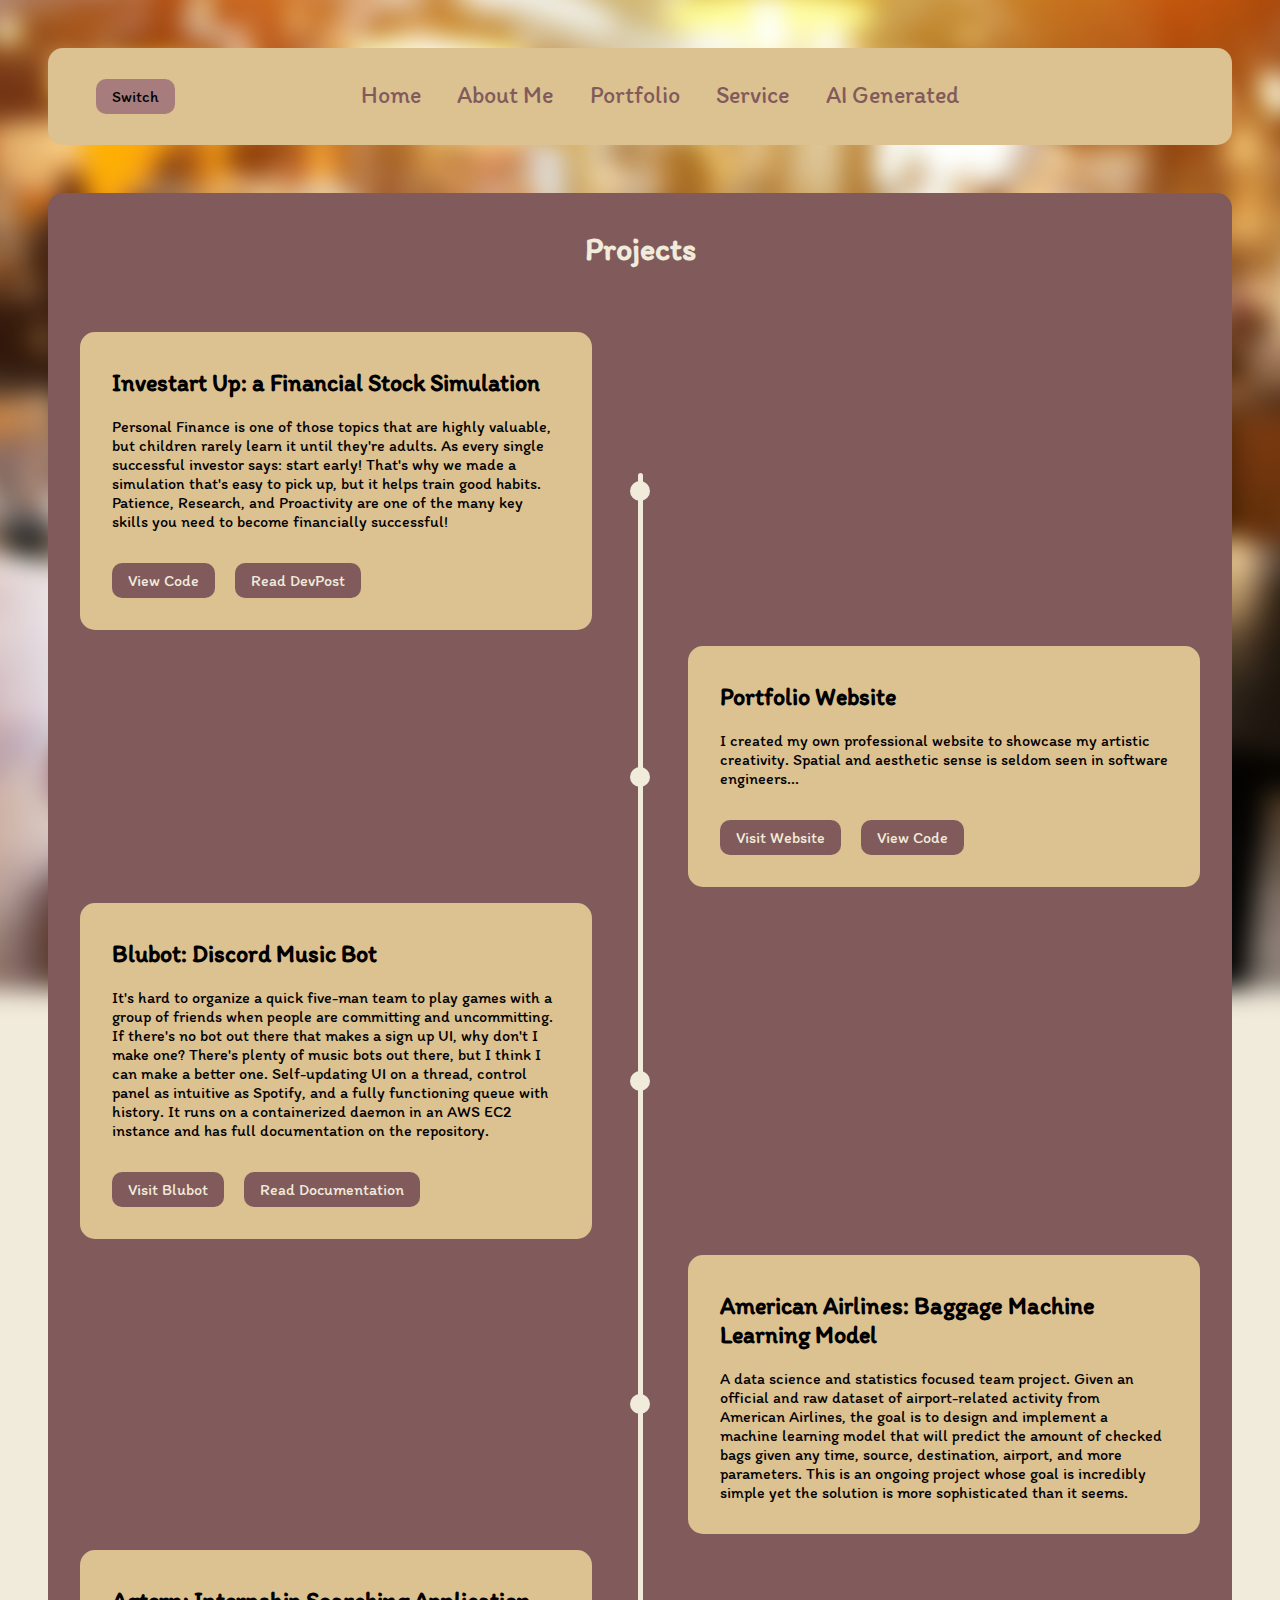
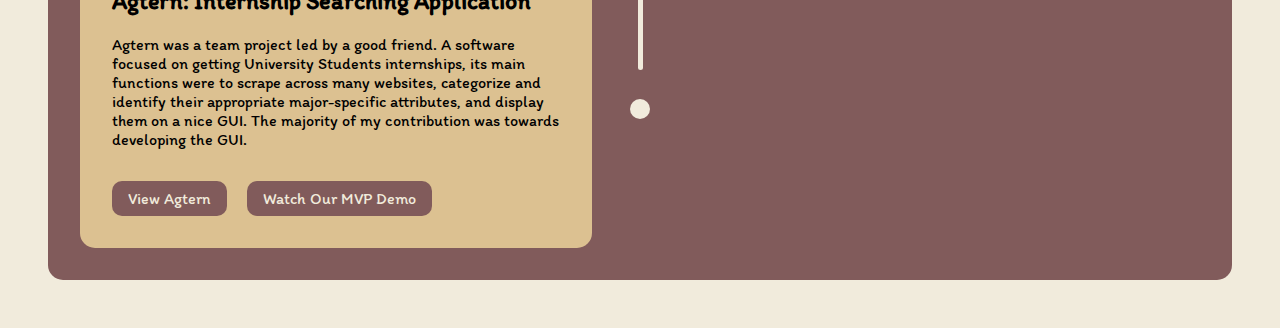
<file: portfolio.html>
<!DOCTYPE html>
<html lang="en">

<head>
	<meta charset="utf-8">
	<meta name="viewport" content="width=device-width, initial-scale=1">
	<title>Steven Mao | Portfolio</title>
	<link rel="preconnect" href="https://fonts.googleapis.com"><link rel="preconnect" href="https://fonts.gstatic.com" crossorigin><link href="https://fonts.googleapis.com/css2?family=Itim&display=swap" rel="stylesheet">
	<link id="my-stylesheet" rel="stylesheet" href="./css/styles.css">
	<script src="./js/script.js"></script>
</head>

<body>
	<div class="bgbg-wrapper"><div class="bgbg"></div></div>
	<div class="navbar">
		<div class="switch-style-wrapper">
			<button onclick="switchMode()">Switch</button>
		</div>
		<ul>
			<li><a href="./index.html">Home</a></li>
			<li><a href="./about-me.html">About Me</a></li>
			<li><a href="./portfolio.html">Portfolio</a></li>
			<li><a href="./service.html">Service</a></li>
			<li><a href="./ai-generated.html">AI Generated</a></li>
		</ul>

		<div class="style2-line"></div>
		
	</div>

	<div class="portfolio-wrapper">
		<div class="timeline"></div>

		<h1>Projects</h1>
		<div class="portfolio-block text-align-left">
			<div class="portfolio-text">
				<h2>Investart Up: a Financial Stock Simulation</h2>
				<p>Personal Finance is one of those topics that are highly valuable, but children rarely learn it until they're adults. As every single successful investor says: start early! That's why we made a simulation that's easy to pick up, but it helps train good habits. Patience, Research, and Proactivity are one of the many key skills you need to become financially successful!</p>
				<a href="https://github.com/stevenmao27/Portfolio">View Code</a>
                <a href="https://devpost.com/software/investart-up?ref_content=my-projects-tab&ref_feature=my_projects">Read DevPost</a>
			</div>
		</div>
		<div class="portfolio-block text-align-right">
			<div class="portfolio-text">
				<h2>Portfolio Website</h2>
				<p>I created my own professional website to showcase my artistic creativity. Spatial and aesthetic sense is seldom seen in software engineers...</p>
				<a href="https://stevenmao27.github.io/Portfolio">Visit Website</a>
				<a href="https://github.com/stevenmao27/Portfolio">View Code</a>
			</div>
		</div>
		<div class="portfolio-block text-align-left">
			<div class="portfolio-text">
				<h2>Blubot: Discord Music Bot</h2>
				<p>It's hard to organize a quick five-man team to play games with a group of friends when people are committing and uncommitting. If there's no bot out there that makes a sign up UI, why don't I make one? There's plenty of music bots out there, but I think I can make a better one. Self-updating UI on a thread, control panel as intuitive as Spotify, and a fully functioning queue with history. It runs on a containerized daemon in an AWS EC2 instance and has full documentation on the repository. </p>
				<a href="https://github.com/stevenmao27/Blubot">Visit Blubot</a>
				<a href="https://github.com/stevenmao27/Blubot/blob/main/README.md">Read Documentation</a>
			</div>
		</div>
		<div class="portfolio-block text-align-right">
			<div class="portfolio-text">
				<h2>American Airlines: Baggage Machine Learning Model</h2>
				<p>A data science and statistics focused team project. Given an official and raw dataset of airport-related activity from American Airlines, the goal is to design and implement a machine learning model that will predict the amount of checked bags given any time, source, destination, airport, and more parameters. This is an ongoing project whose goal is incredibly simple yet the solution is more sophisticated than it seems.</p>
			</div>
		</div>
		<div class="portfolio-block text-align-left">
			<div class="portfolio-text">
				<h2>Agtern: Internship Searching Application</h2>
				<p>Agtern was a team project led by a good friend. A software focused on getting University Students internships, its main functions were to scrape across many websites, categorize and identify their appropriate major-specific attributes, and display them on a nice GUI. The majority of my contribution was towards developing the GUI.</p>
				<a href="https://github.com/johndpjr/AgTern">View Agtern</a>
				<a href="https://www.youtube.com/watch?v=QtYvDcYtCVM">Watch Our MVP Demo</a>
			</div>
		</div>
	</div>
</body>

</html>
</file>
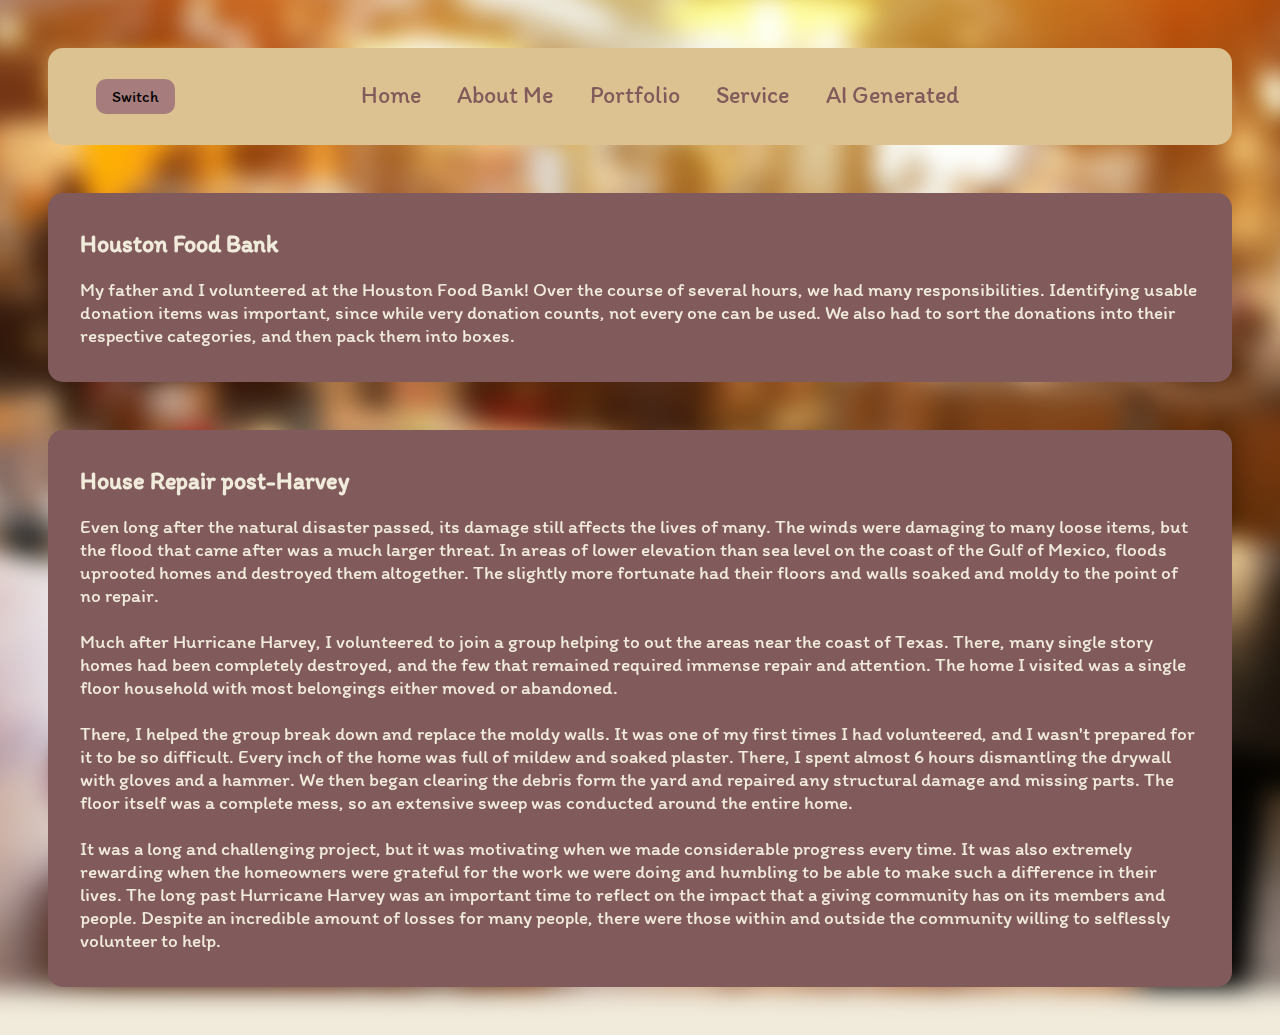
<file: service.html>
<!DOCTYPE html>
<html lang="en">

<head>
	<meta charset="utf-8">
	<meta name="viewport" content="width=device-width, initial-scale=1">
	<title>Steven Mao | Service</title>
	<link rel="preconnect" href="https://fonts.googleapis.com"><link rel="preconnect" href="https://fonts.gstatic.com" crossorigin><link href="https://fonts.googleapis.com/css2?family=Itim&display=swap" rel="stylesheet">
	<link id="my-stylesheet" rel="stylesheet" href="./css/styles.css">
	<script src="./js/script.js"></script>
</head>

<body>
	<div class="bgbg-wrapper"><div class="bgbg"></div></div>
	<div class="navbar">
		<div class="switch-style-wrapper">
			<button onclick="switchMode()">Switch</button>
		</div>
		<ul>
			<li><a href="./index.html">Home</a></li>
			<li><a href="./about-me.html">About Me</a></li>
			<li><a href="./portfolio.html">Portfolio</a></li>
			<li><a href="./service.html">Service</a></li>
			<li><a href="./ai-generated.html">AI Generated</a></li>
		</ul>

		<div class="style2-line"></div>
		
	</div>

	<div class="service-wrapper">
		<div class="service-card">
			<h2>Houston Food Bank</h2>
			<p>My father and I volunteered at the Houston Food Bank! Over the course of several hours, we had many responsibilities.
				Identifying usable donation items was important, since while very donation counts, not every one can be used.
				We also had to sort the donations into their respective categories, and then pack them into boxes.
			</p>
		</div>
		<div class="service-card">
			<h2>House Repair post-Harvey</h2>
			<p>Even long after the natural disaster passed, its damage still affects the lives of many.
				The winds were damaging to many loose items, but the flood that came after was a much larger threat. 
				In areas of lower elevation than sea level on the coast of the Gulf of Mexico, floods uprooted homes 
				and destroyed them altogether. The slightly more fortunate had their floors and walls soaked and moldy 
				to the point of no repair.<br><br>
				Much after Hurricane Harvey, I volunteered to join a group helping to out the areas near the coast 
				of Texas. There, many single story homes had been completely destroyed, and the few that remained 
				required immense repair and attention. The home I visited was a single floor household with most 
				belongings either moved or abandoned.<br><br>
				There, I helped the group break down and replace the moldy walls. It was one of my first times 
				I had volunteered, and I wasn't prepared for it to be so difficult. Every inch of the home 
				was full of mildew and soaked plaster. There, I spent almost 6 hours dismantling the drywall 
				with gloves and a hammer. We then began clearing the debris form the yard and repaired any 
				structural damage and missing parts. The floor itself was a complete mess, so an extensive 
				sweep was conducted around the entire home.<br><br>
				It was a long and challenging project, but it was motivating when we made considerable progress 
				every time. It was also extremely rewarding when the homeowners were grateful for the work 
				we were doing and humbling to be able to make such a difference in their lives. The long past 
				Hurricane Harvey was an important time to reflect on the impact that a giving community has on 
				its members and people. Despite an incredible amount of losses for many people, there were those 
				within and outside the community willing to selflessly volunteer to help.
			</p>
		</div>
	</div>
</body>

</html>
</file>
<file: css/styles.css>
/* * Global Styles */
:root {
    --black-coffee: #594545;
    --mocha-coffee: #815B5B;
    --latte-coffee: #A67C7C;
    --cappuccino-coffee: #CDA09D;
    --cream: #DCC191;
    --milk: #F1EBDC;
}

body {
    position: relative;
    background-color: var(--milk);
    margin: 0px;
    padding: 3em;
    font-family: 'itim';
    overflow-x: hidden;
}

.navbar {
    background-color: var(--cream);
    border-radius: 15px;
    text-align: center;
    position: relative;
    padding: 2em;
    transition: all 0.3s ease;
}

.navbar:hover {
    transform: perspective(500px) rotateX(2deg);
}

.switch-style-wrapper {
    position: absolute;
    top: 0;
    bottom: 0;
    float: left;
    margin-left: 1rem;
    display: flex;
    align-items: center;
}

.switch-style-wrapper > button {
    padding: 0.5em 1em;
    border: none;
    border-radius: 10px;
    background-color: var(--latte-coffee);
    font-family: 'itim';
    font-size: 1rem;
    transition: all 0.3s ease;
}

.switch-style-wrapper > button:hover {
    transform: scale(1.1);
}

.navbar ul {
    margin: 0px;
    display: inline-block;
    list-style-type: none;
    overflow: hidden;
}

.navbar li {
    margin: 0em 1em;
    display: inline-block;
}

.navbar li > a {
    color: var(--mocha-coffee);
    text-decoration: none;
    text-align: center;
    font-size: 1.5rem;
}

.arrow-wrapper {
    position: absolute;
    left: 55px;
    top: 90px;
}

.arrow-wrapper > h3 {
    display: inline-block;
    font-size: 1.2rem;
    margin: 0px;
    width: 8rem;
    color: var(--black-coffee);
    text-shadow: var(--milk) 0px 0px 5px;
}

.bgbg {
    position: fixed;
    height: 100%;
    width: 100%;
    background-image: url("../files/coffee-img.webp");
    background-position: center;
    background-size: cover;
    transform: scale(1.2);
    background-attachment: fixed;
    -webkit-filter: blur(10px);
    filter:blur(10px);
    transition: all 1s cubic-bezier(0.1, 0.75, 1, 1);
}

.bgbg-wrapper {
    background-attachment: fixed;
    overflow: hidden;
    position: absolute;
    height: 100vh;
    width: 100vw;
    top: 0em;
    left: 0em;
    z-index: -1;
}

/* * Home */

.greetings {
    position: relative;
    display: flex;
    flex-direction: column;
    justify-content: center;
    align-items: center;
    border-radius: 15px;
    padding: 10em 0em;
    transition: all 0.3s ease;
}

/* .greetings:hover {
    transform: perspective(500px) rotateX(1deg);
} */

.greetings-bg-wrapper {
    position: absolute;
    height: 100%;
    width: 100%;
    opacity: 0;
    border-radius: 15px;
    overflow: hidden;

    background-color: var(--cream);
}

/* .greetings-bg {
    height: 100%;
    width: 100%;
    background-image: url("../files/coffee-img.webp");
    background-position: center;
    background-size: cover;
    -webkit-filter: blur(10px);
    filter: blur(10px);
    background-attachment: fixed;
    transform: scale(1.2);
    transition: all 0.2s cubic-bezier(0.5, 0.7, 0.8, 0.9, 1);
} */

.greetings > h1 {
    text-align: center;
    font-size: 5rem;
    color: var(--milk);
    text-shadow: var(--black-coffee) 0px 0px 8px;
}

.greetings > p {
    text-align: center;
    font-size: 1.5rem;
    color: var(--milk);
    text-shadow: var(--black-coffee) 0px 0px 8px;
}

.social-wrapper {
    position: absolute;
    bottom: 0em;
    display: flex;
    justify-content: space-between;
}

.social-icon {
    background-color: var(--cream);
    margin: 2em;
    height: 70px;
    width: 70px;
    border-radius: 15px;
    display: flex;
    justify-content: center;
    align-items: center;
    text-decoration: none;
    color: var(--black-coffee);
    transition: all 0.3s ease;
}

.social-icon:hover {
    animation: flip 1.5s ease-in-out;
    transform-origin: center top;
}
@keyframes flip {
    0% {
        transform: perspective(100px) rotateX(0deg);
    }
    20% {
        transform: perspective(100px) rotateX(-12deg);
    }
    45% {
        transform: perspective(100px) rotateX(7deg);
    }
    75% {
        transform: perspective(100px) rotateX(-3deg);
    }
    100% {
        transform: perspective(100px) rotateX(0deg);
    }
}

.social-icon i {
    transform: scale(1.5);
}

/* * About Me / Qualification */

.aboutme-container {
    margin-top: 3em;
    display: grid;
    grid-template: 1fr 1fr / 1fr 1fr;
    grid-gap: 3em;
    justify-items: stretch;
}

.skill-wrapper {
    grid-column: 1 / 2;
    grid-row: 1 / 2;
    background-color: var(--cappuccino-coffee);
    border-radius: 15px;
    padding: 2em;
    transition: all 0.3s ease;
}

.skill-wrapper:hover {
    transform: perspective(500px) rotateX(2deg);
}

.interest-wrapper {
    grid-column: 1 / 2;
    grid-row: 2 / 3;
    background-color: var(--mocha-coffee);
    border-radius: 15px;
    padding: 2em;
    transition: all 0.3s ease;
}

.interest-wrapper:hover {
    transform: perspective(500px) rotateX(2deg);
}

.resume-wrapper {
    grid-column: 2 / 3;
    grid-row: 1 / 3;
    background-color: var(--cream);
    border-radius: 15px;
    padding: 2em;
    transition: all 0.3s ease;
}

.resume-wrapper:hover {
    transform: perspective(500px) rotateX(2deg);
}

.skill-card {
    display: inline-block;
    padding: 1em;
    background-color: var(--milk);
    border-radius: 15px;
    margin: 0.5em;
}

.interest-card {
    display: inline-block;
    padding: 1em;
    color: var(--milk);
    background-color: var(--black-coffee);
    border-radius: 15px;
    margin: 0.5em;
}

.resume-frame {
    width: 100%;
    height: calc(100% - 5em);
    border: none;
    border-radius: 15px;
}

.resume-download {
    position: relative;
    display: block;
    top: 1em;
    padding: 1em;
    border: none;
    border-radius: 10px;
    background-color: var(--latte-coffee);
    text-align: center;
    font-family: 'itim';
    font-size: 1rem;
    color: var(--milk);
    text-decoration: none;
}

/* * Portfolio */

.portfolio-wrapper {
    position: relative;
    background-color: var(--mocha-coffee);
    border-radius: 15px;
    margin-top: 3em;
    padding: 1em 2em;
}

.timeline {
    position: absolute;
    top: 280px;
    left: 0px;
    right: 0px;
    margin: 0px auto;
    width: 5px;
    height: 71%;
    background-color: var(--milk);
    border-radius: 15px;
}

.portfolio-wrapper > h1 {
    text-align: center;
    color: var(--milk);
    margin-bottom: 2em;
}

.portfolio-block {
    margin: 1em 0em;
}

.text-align-left {
    text-align: left;
    position: relative;
}

.text-align-left::after {
    content: " ";
    display: inline-block;
    position: absolute;
    left: 0px;
    right: 0px;
    margin: 0px auto;
    top: 50%;
    
    width: 20px;
    height: 20px;
    /* border: 10px solid var(--milk); */
    border-radius: 100%;
    background-color: var(--milk);
}

.text-align-right {
    text-align: right;
    position: relative;
}

.text-align-right::before {
    content: " ";
    display: inline-block;
    position: absolute;
    left: 0px;
    right: 0px;
    margin: 0px auto;
    top: 50%;
    
    width: 20px;
    height: 20px;
    /* border: 10px solid var(--milk); */
    border-radius: 100%;
    background-color: var(--milk);
}

.portfolio-text {
    display: inline-block;
    text-align: left;
    background-color: var(--cream);
    border-radius: 15px;
    padding: 1em 2em;
    width: 40%;
    transition: all 0.3s ease;
}

.portfolio-text:hover {
    transform: perspective(500px) rotateX(2deg);
}

.portfolio-text > a {
    display: inline-block;
    margin: 1em 1em 1em 0em;
    padding: 0.5em 1em;
    border: none;
    border-radius: 10px;
    background-color: var(--mocha-coffee);
    color: var(--milk);
    font-family: 'itim';
    font-size: 1rem;
    text-decoration: none;
}

/* * Service */

/* .service-wrapper {
} */

.service-card {
    color: var(--milk);
    background-color: var(--mocha-coffee);
    border-radius: 15px;
    margin-top: 3em;
    padding: 1em 2em;

    transition: all 0.3 ease;
}

.service-card > h2 {
    font-size: 1.5rem;
}

.service-card > p {
    font-size: 1.2rem;
}

.service-card:hover {
    transform: perspective(500px) rotateX(2deg);
}

/* ? AI Generated Page */
</file>
